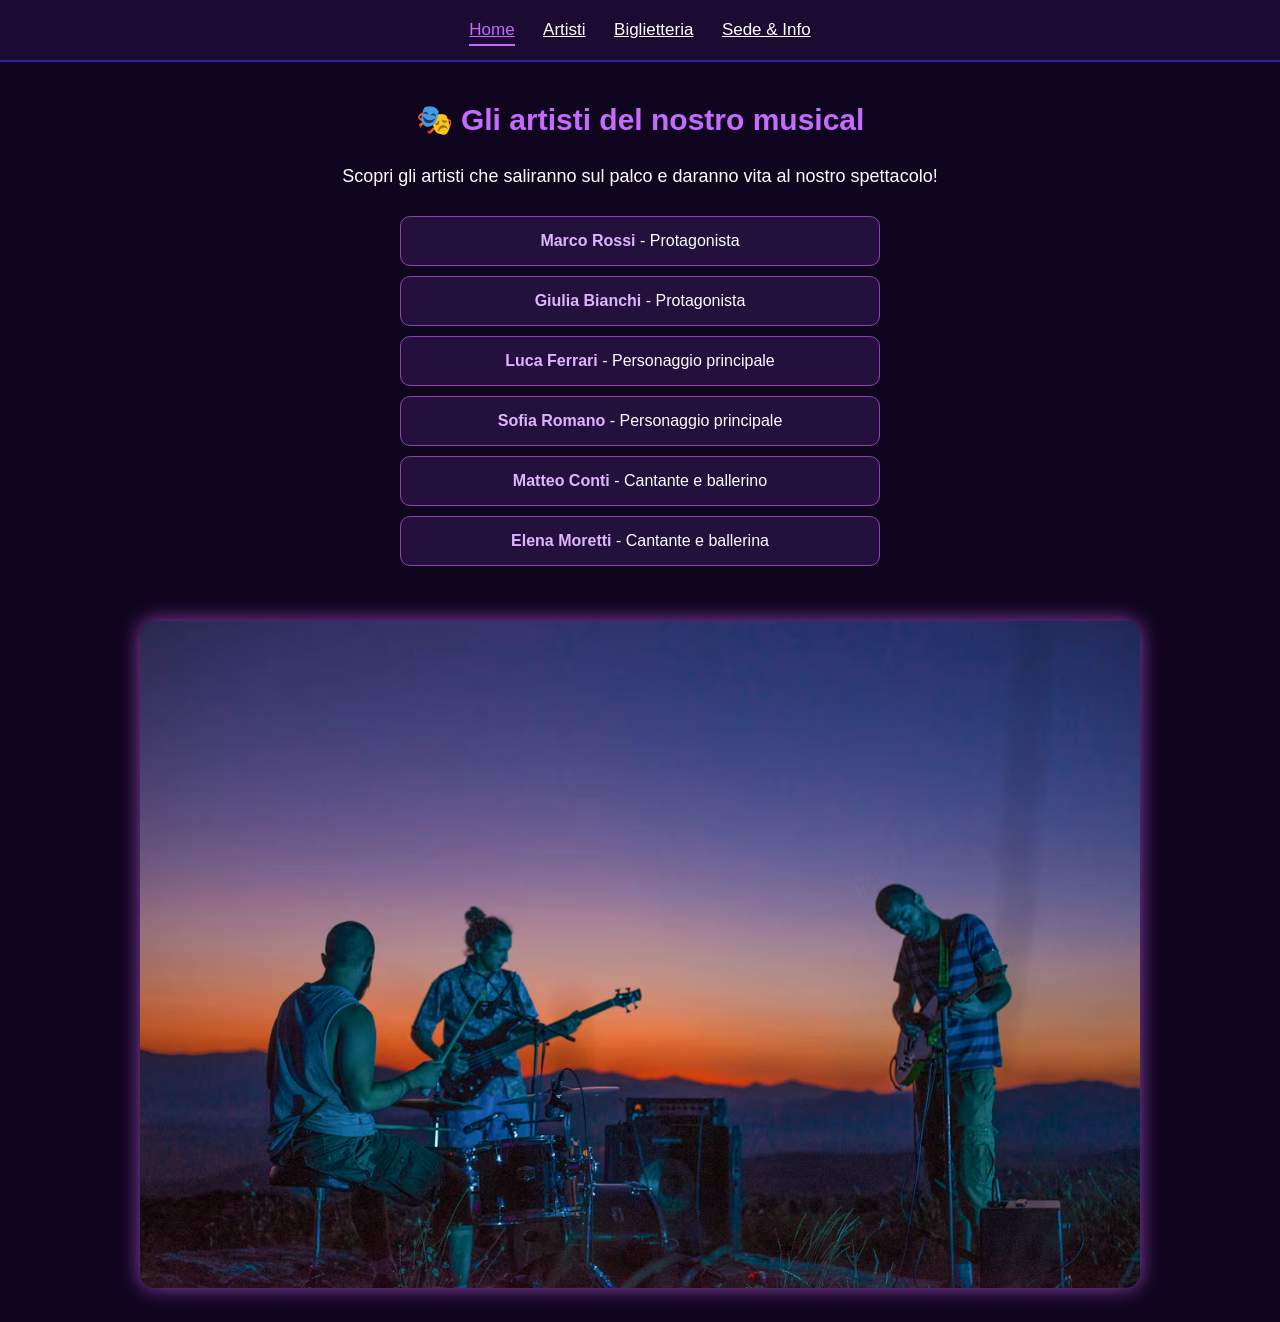
<file: artisti.html>
<!DOCTYPE html>
<html lang="en">
<head>
    <meta charset="UTF-8">
    <meta name="viewport" content="width=device-width, initial-scale=1.0">
    <title>Artisti</title>
    <link rel="stylesheet" href="style.css">
</head>
<body>
    <header>
      <nav>
           <a href="index.html" class="active">Home</a>
           <a href="artisti.html">Artisti</a>
           <a href="biglietteria.html">Biglietteria</a>
           <a href="info.html">Sede & Info</a>
      </nav>
    </header>

    <h2>🎭 Gli artisti del nostro musical</h2>

<p>
    Scopri gli artisti che saliranno sul palco e daranno vita
    al nostro spettacolo!
</p>

<ul>
    <li>
        <strong>Marco Rossi</strong> - Protagonista
    </li>
    <li>
        <strong>Giulia Bianchi</strong> - Protagonista
    </li>
    <li>
        <strong>Luca Ferrari</strong> - Personaggio principale
    </li>
    <li>
        <strong>Sofia Romano</strong> - Personaggio principale
    </li>
    <li>
        <strong>Matteo Conti</strong> - Cantante e ballerino
    </li>
    <li>
        <strong>Elena Moretti</strong> - Cantante e ballerina
    </li>
</ul>

<img src="img/foto_artisti.avif" alt="foto">


    
</body>
</html>
</file>
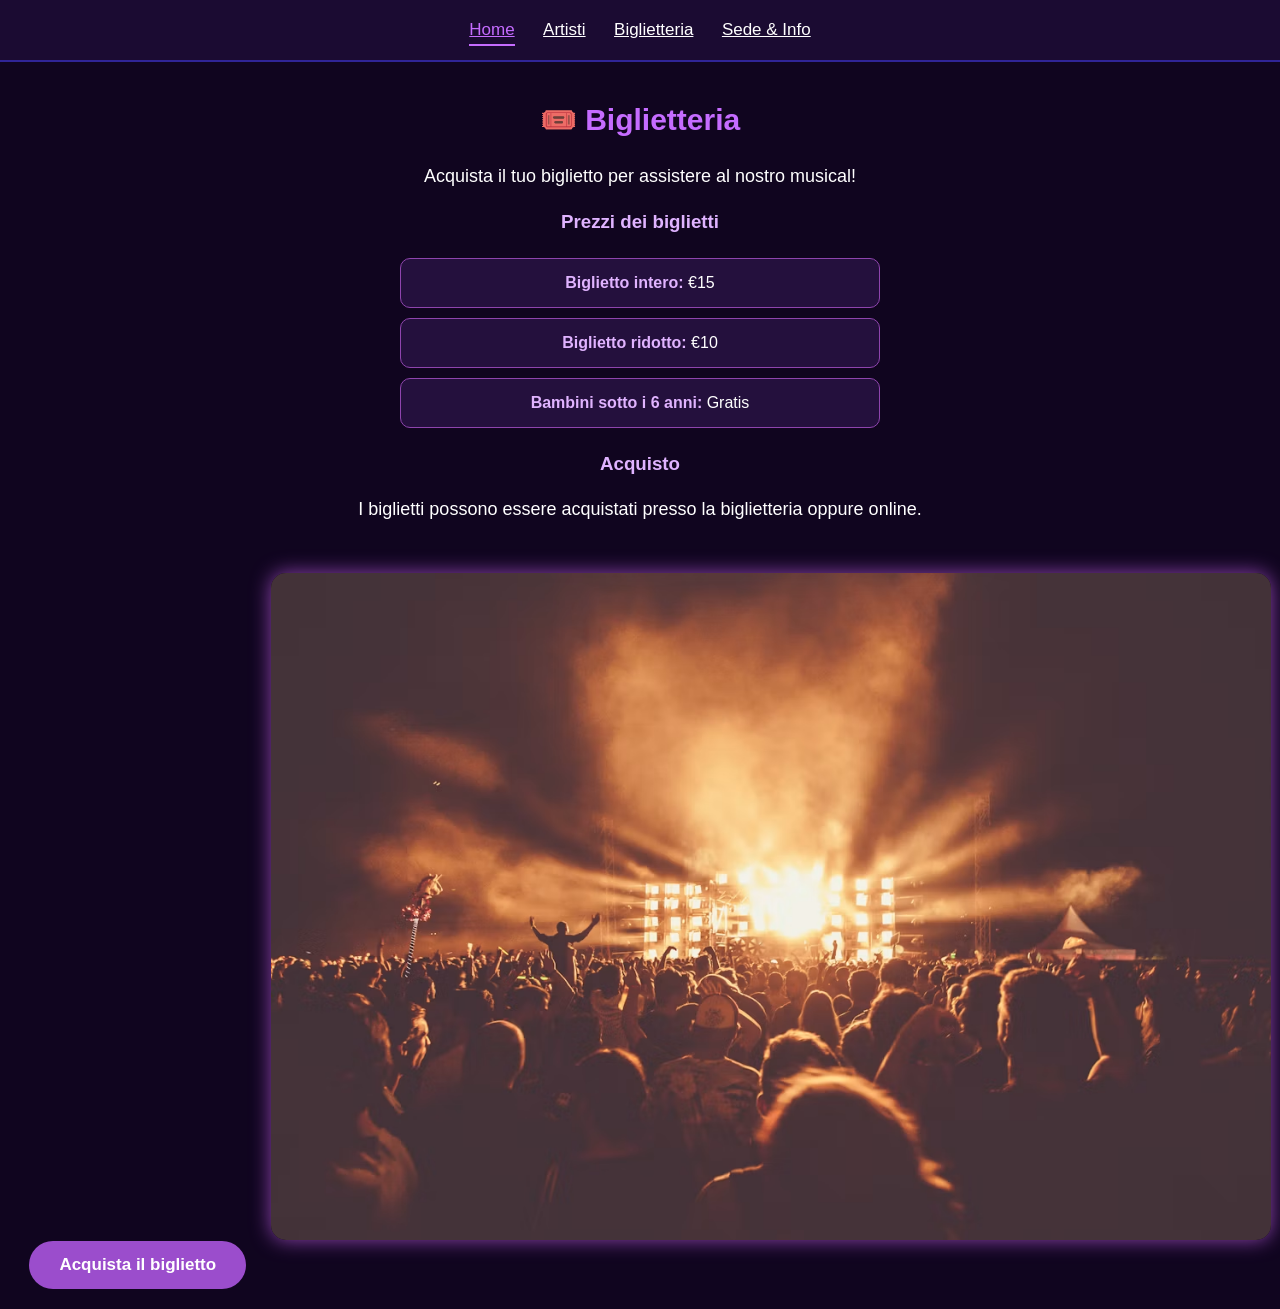
<file: biglietteria.html>
<!DOCTYPE html>
<html lang="en">
<head>
    <meta charset="UTF-8">
    <meta name="viewport" content="width=device-width, initial-scale=1.0">
    <title>Biglietteria</title>
    <link rel="stylesheet" href="style.css">
</head>
<body>
    <header>
      <nav>
        <a href="index.html" class="active">Home</a>
        <a href="artisti.html">Artisti</a>
        <a href="biglietteria.html">Biglietteria</a>
        <a href="info.html">Sede & Info</a>
      </nav>
    </header>

    <h2>🎟️ Biglietteria</h2>

<p>Acquista il tuo biglietto per assistere al nostro musical!</p>

<h3>Prezzi dei biglietti</h3>

<ul>
    <li><strong>Biglietto intero:</strong> €15</li>
    <li><strong>Biglietto ridotto:</strong> €10</li>
    <li><strong>Bambini sotto i 6 anni:</strong> Gratis</li>
</ul>

<h3>Acquisto</h3>

<p>
    I biglietti possono essere acquistati presso la biglietteria
    oppure online.
</p>

<button>Acquista il biglietto</button>

<img src="img/musical5.avif" alt="musical">

</body>
</html>
</file>
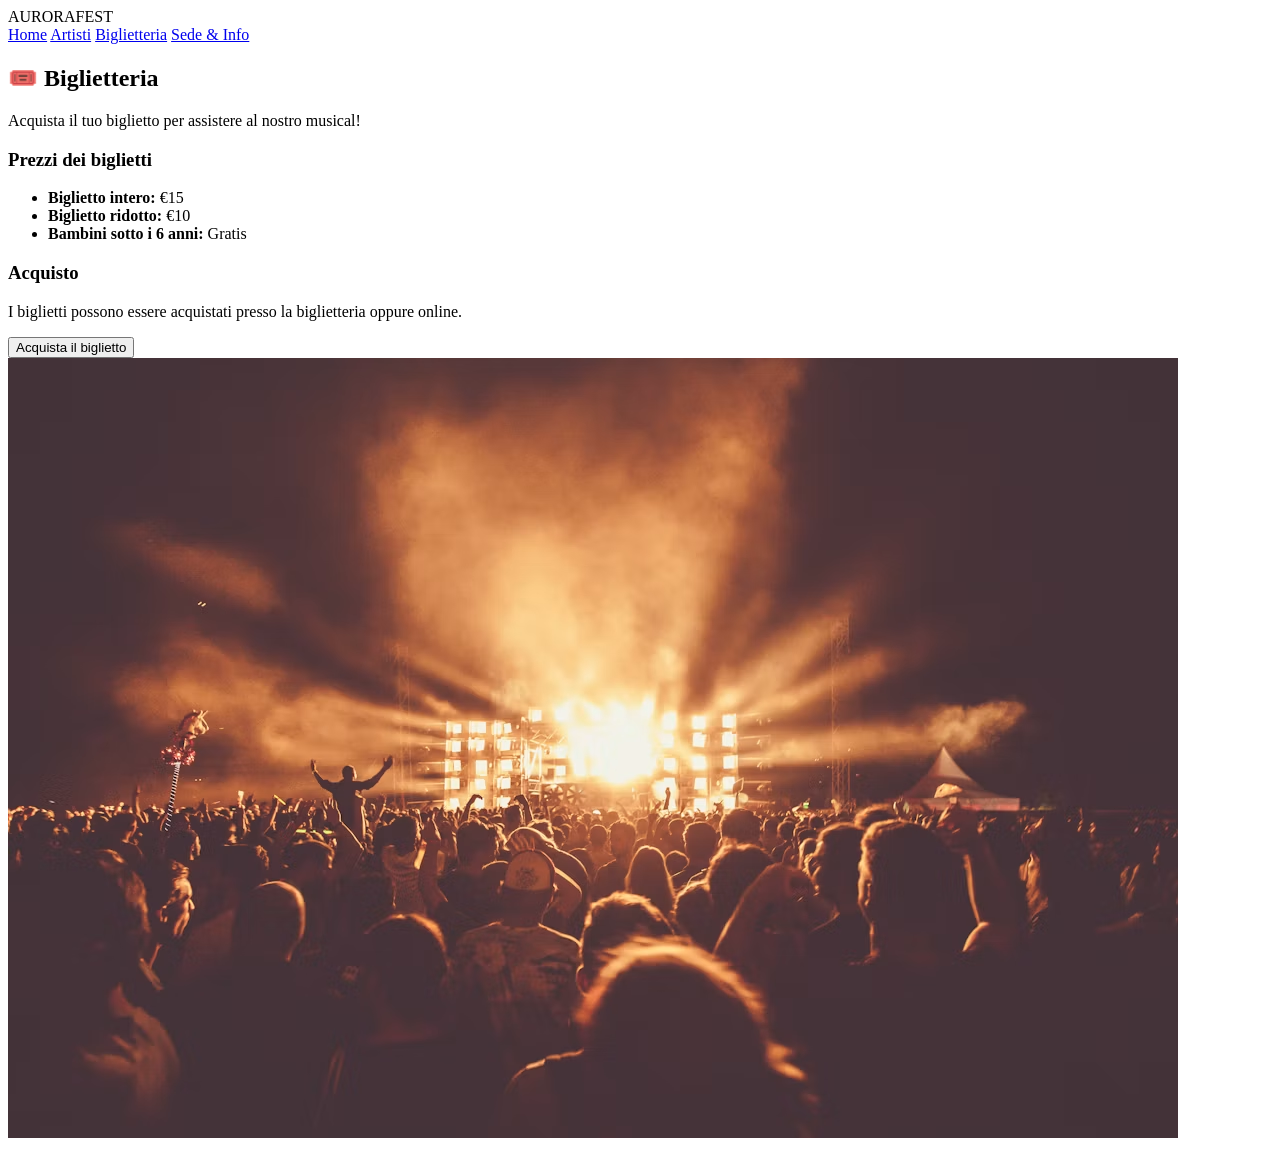
<file: biglietti.html>
<!DOCTYPE html>
<html lang="en">
<head>
    <meta charset="UTF-8">
    <meta name="viewport" content="width=device-width, initial-scale=1.0">
    <title>Document</title>
</head>
<body>
    <header>
    <div class="logo">AURORA<span>FEST</span></div>

    <nav>
        <a href="index.html" class="active">Home</a>
        <a href="artisti.html">Artisti</a>
        <a href="biglietteria.html">Biglietteria</a>
        <a href="info.html">Sede & Info</a>
    </nav>
</header>

    <h2>🎟️ Biglietteria</h2>

<p>Acquista il tuo biglietto per assistere al nostro musical!</p>

<h3>Prezzi dei biglietti</h3>

<ul>
    <li><strong>Biglietto intero:</strong> €15</li>
    <li><strong>Biglietto ridotto:</strong> €10</li>
    <li><strong>Bambini sotto i 6 anni:</strong> Gratis</li>
</ul>

<h3>Acquisto</h3>

<p>
    I biglietti possono essere acquistati presso la biglietteria
    oppure online.
</p>

<button>Acquista il biglietto</button>

<img src="img/musical5.avif" alt="musical">

</body>
</html>
</file>
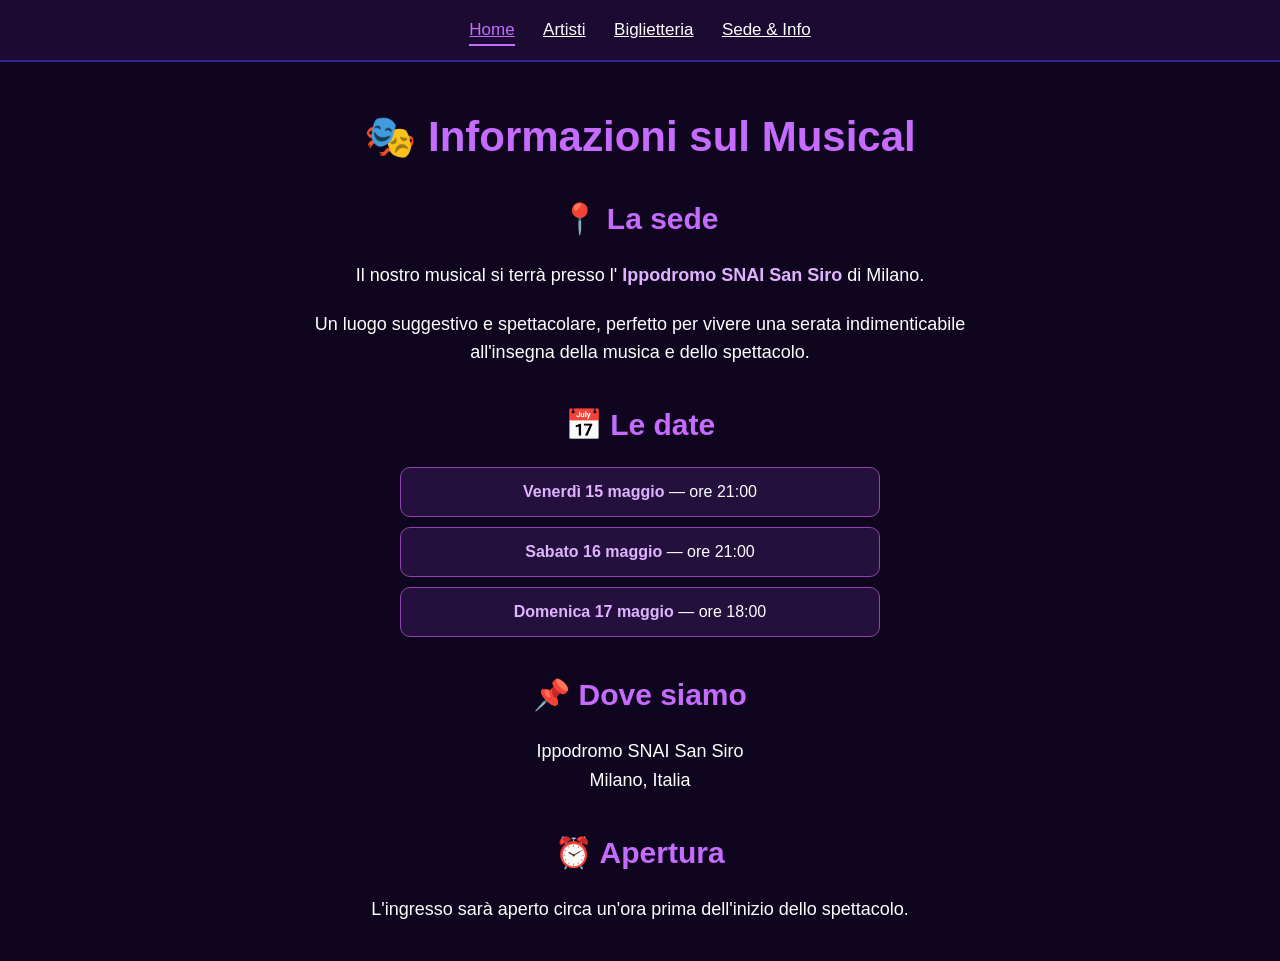
<file: info.html>
<!DOCTYPE html>
<html lang="it">

<head>
    <meta charset="UTF-8">
    <meta name="viewport" content="width=device-width, initial-scale=1.0">
    <title>Informazioni - Il Nostro Musical</title>
    <link rel="stylesheet" href="style.css">
</head>

<body>
    <header>
      <nav>
        <a href="index.html" class="active">Home</a>
        <a href="artisti.html">Artisti</a>
        <a href="biglietteria.html">Biglietteria</a>
        <a href="info.html">Sede & Info</a>
     </nav>
    </header>


    <h1>🎭 Informazioni sul Musical</h1>

    <h2>📍 La sede</h2>

    <p>
        Il nostro musical si terrà presso l'
        <strong>Ippodromo SNAI San Siro</strong>
        di Milano.
    </p>

    <p>
        Un luogo suggestivo e spettacolare, perfetto per vivere
        una serata indimenticabile all'insegna della musica e dello spettacolo.
    </p>

    <h2>📅 Le date</h2>

    <ul>
        <li><strong>Venerdì 15 maggio</strong> — ore 21:00</li>
        <li><strong>Sabato 16 maggio</strong> — ore 21:00</li>
        <li><strong>Domenica 17 maggio</strong> — ore 18:00</li>
    </ul>

    <h2>📌 Dove siamo</h2>

    <p>
        Ippodromo SNAI San Siro<br>
        Milano, Italia
    </p>

    <h2>⏰ Apertura</h2>

    <p>
        L'ingresso sarà aperto circa un'ora prima dell'inizio
        dello spettacolo.
    </p>

    <br>



</body>

</html>
</file>
<file: style.css>
/* STILE GENERALE */

body {
    margin: 0;
    background-color: #10051f;
    color: #ffffff;
    font-family: Arial, sans-serif;
    text-align: center;
}


/* HEADER */

header {
    background-color: #1b0b32;
    padding: 20px;
    border-bottom: 2px solid #302597;
}


/* LOGO */

.logo {
    font-size: 30px;
    font-weight: bold;
    letter-spacing: 2px;
    margin-bottom: 15px;
}

.logo span {
    color: #c56cff;
}


/* MENU */

nav a {
    color: white;
    
    margin: 0 12px;
    font-size: 17px;
}

nav a:hover {
    color: #c56cff;
}

nav a.active {
    color: #c56cff;
    border-bottom: 2px solid #c56cff;
    padding-bottom: 5px;
}


/* TITOLI */

h1 {
    font-size: 42px;
    color: #c56cff;
    margin-top: 50px;
}

h2 {
    color: #c56cff;
    font-size: 30px;
    margin-top: 40px;
}

h3 {
    color: #dfb3ff;
}


/* TESTO */

p {
    font-size: 18px;
    line-height: 1.6;
    max-width: 700px;
    margin: 20px auto;
}


/* IMMAGINI */

img {
    width: 80%;
    max-width: 1000px;
    border-radius: 15px;
    margin: 30px auto;
    box-shadow: 0 0 20px #8e44ad;
}


/* LISTA ARTISTI E PREZZI */

ul {
    list-style: none;
    padding: 0;
    width: 500px;
    max-width: 90%;
    margin: 25px auto;
}

li {
    background-color: #24103d;
    margin: 10px;
    padding: 15px;
    border-radius: 10px;
    border: 1px solid #8e44ad;
}


/* BOTTONE */

button {
    background-color: #9b4dcc;
    color: white;

    border: none;
    border-radius: 25px;

    padding: 14px 30px;

    font-size: 17px;
    font-weight: bold;

    cursor: pointer;

    margin: 20px;
}

button:hover {
    background-color: #c56cff;
}


/* EFFETTO SULL'IMMAGINE */

img:hover {
    box-shadow: 0 0 30px #c56cff;
}


/* TESTO IMPORTANTE */

strong {
    color: #e0b3ff;
}
</file>
